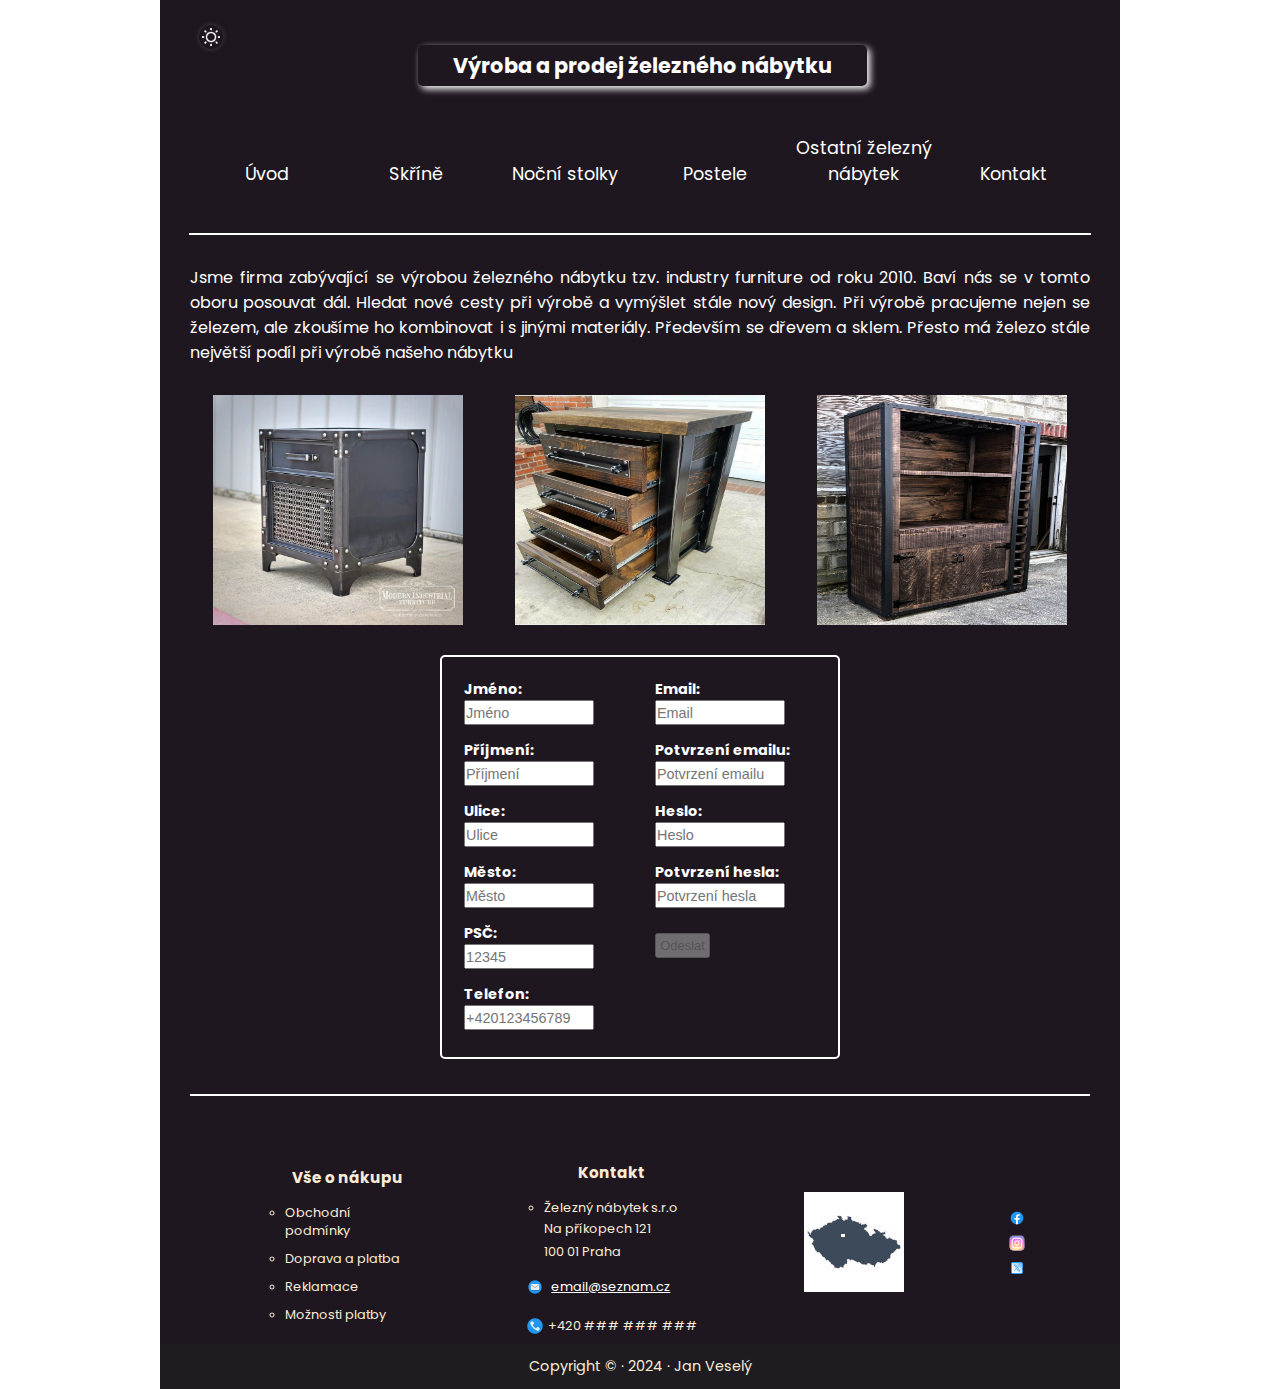
<file: Projekt 3-predelano/index.html>
<!DOCTYPE html>
<html lang="cs">

<head>
  <meta charset="UTF-8" />
  <meta name="viewport" content="width=device-width, initial-scale=1.0" />
  <link rel="stylesheet" href="style.css" />
  <link rel="stylesheet" href="media.query.css" />
  <title>Projekt 3</title>
</head>

<body class="dark-theme">

<!-- section main -->
  <div class="main">

<!-- section header -->
    <header class="header">
      <h1>Výroba a prodej železného nábytku</h1>
      <div class="modes">
        <div class="mode-light">
          <img src="img/icons8-sun-24.png" alt="" class="img-mode-light" />
        </div>
        <div class="mode-dark">
          <img src="img/icons8-dark-mode-24.png" alt="" class="img-mode-dark" />
        </div>
      </div>
      <div class="menu-icon">
        <div>
          <div class="imgHamburgerMenuDark"><img src="img/icons8-hamburger-menu-dark-24.png" alt="" class="hamburger-menu" /></div>
        </div>
        <div>
          <img src="img/icons8-hamburger-menu-light-24.png" alt="" class="hamburger-menu-light" />
        </div>
        <div class="imgCrossMenu">
          <img src="img/icons8-cross-24.png" alt="" class="cross-menu" />
        </div>
      </div>

      <nav class="menuNav menuNavLight" >
        <ul>
          <li class="menuli introduction">
            <a href="#">Úvod</a>
          </li>
          <li class="menuli">
            <a href="#">Skříně</a>
          </li>
          <li class="menuli nightTableLine">
            <a href="#">Noční stolky</a>
            
          </li>
          <li class="menuli">
            <a href="#">Postele</a>
          </li>
          <li class=" menuli ironFurnitureLine">
            <a href="#">Ostatní železný nábytek</a>
            <div class=""></div>
          </li>
          <li class="menuli">
            <a href="#">Kontakt</a>
            <div class="line"></div>
          </li>
        </ul>
      </nav>
    </header>
<!-- konec sekce header -->

    <p class="paragraph paragraph-light">
      Jsme firma zabývající se výrobou železného nábytku tzv. industry
      furniture od roku 2010. Baví nás se v tomto oboru posouvat dál. Hledat
      nové cesty při výrobě a vymýšlet stále nový design. Při výrobě pracujeme
      nejen se železem, ale zkoušíme ho kombinovat i s jinými materiály.
      Především se dřevem a sklem. Přesto má železo stále největší podíl při
      výrobě našeho nábytku
    </p>

<!-- section undermain -->
    <div class="undermain">
      <section class="pictures">
        <div class="picture pictureTransition"><img src="img/Nocni_stolek.jpeg" alt="" /></div>
        <div class="picture pictureTransition">
          <img src="img/Skrin_se_supliky.jpeg" alt="" />
        </div>
        <div class="picture pictureTransition"><img src="img/Vinoteka.jpeg" alt="" /></div>
      </section>

<!-- section form -->
      <form class="form">
        <div class="form1">
          <ul>
            <li class="form-item">
              <label for="name">Jméno:</label>
              <input type="text" id="name" name="name" placeholder="Jméno" class="input" />
            </li>
            <li class="form-item">
              <label for="surname">Příjmení:</label>
              <input type="text" id="surname" name="surname" placeholder="Příjmení" class="input" />
            </li>
            <li class="form-item">
              <label for="street">Ulice:</label>
              <input type="text" id="street" name="street" placeholder="Ulice" class="input" />
            </li>
            <li class="form-item">
              <label for="town">Město:</label>
              <input type="text" id="town" name="town" placeholder="Město" class="input" />
            </li>
            <li class="form-item">
              <label class="psc" for="postal">PSČ:</label>
              <input type="number" id="postal" name="postal" placeholder="12345" class="input pscInput" />
            </li>
            <div id="errorPostal" class="invalid"></div>
            <li class="form-item">
              <label for="phone">Telefon:</label>
              <input type="text" id="phone" name="phone" placeholder="+420123456789" class="input phoneInput" autocomplete="phone"/>
            </li>
            <div id="errorPhone" class="invalid"></div>
          </ul>
        </div>

        <div class="form2">
          <ul>
            <li class="form-item">
              <label for="email1">Email:</label>
              <input type="email" id="email1" name="email1" placeholder="Email" class="email1 input" autocomplete="email"/>
            </li>
            <div id="errorEmail" class="invalid"></div>

            <li class="form-item">
              <label for="emailConfirm">Potvrzení emailu:</label>
              <input type="email" id="emailConfirm" name="emailConfirm" placeholder="Potvrzení emailu" class="emailConfirm input" />
            </li>
            <div id="errorEmailConfirm"  class="invalid"></div> 

            <li class="form-item">
              <label for="password1">Heslo:</label>
              <input type="password" id="password1" name="password1" placeholder="Heslo" class="password1 input" autocomplete="new-password"/>
            </li>
            <li class="form-item">
              <label for="passwordConfirm">Potvrzení hesla:</label>
              <input type="password" id="passwordConfirm" name="passwordConfirm" placeholder="Potvrzení hesla" class="passwordConfirm input" autocomplete="new-password" />
            </li>
            <div id="errorPassword" class="invalid"></div>

            <li class="form-item">
              <input type="submit" value="Odeslat" class="button submitBtn" disabled />
            </li>
          </ul>
          <div id="messageAllPattern" class="invalid"></div> 
        </div>

      </form>
      <!-- konec section form -->
    </div>
    <!-- konec section undermain -->
  </div>
<!-- konec section main -->

<!-- section footer -->
  <footer class="footer">
    <div class="underfooter">
      <div class="allAboutBuy">
        <h3>Vše o nákupu</h3>
        <ul>
          <li>Obchodní podmínky</li>
          <li>Doprava a platba</li>
          <li>Reklamace</li>
          <li>Možnosti platby</li>
        </ul>
      </div>

      <div class="contact">
        <div>
          <h3>Kontakt</h3>
          <ul>
            <li>Železný nábytek s.r.o</li>
          </ul>
          <p>Na příkopech 121</p>
          <p>100 01 Praha</p>
        </div>

        <div>
          <p class="contactEmailPhone"><img src="img/icons8-envelope-16.png" alt="" class="footer-icon-email" />
            <a href="mailto:email@seznam.cz" class="linkEmail">email@seznam.cz</a>
          </p>
          <p class="contactEmailPhone"><img src="img/icons8-phone-16.png" alt="" class="footer-icon-phone" />+420 ### ### ###</p>
        </div>
      </div>

      <div class="map"><img src="img/map.jpg" alt=""></div>

      <div class="icons-facebook-twitter">
        <a href="http://www.facebook.com"><img src="img/icons8-facebook-16.png" class="footer-icon-facebook" title="Facebook" alt="Facebook"></a>
        <a href="http://www.instagram.com"><img src="img/icons8-instagram-16.png" alt="" class="footer-icon-twitter" title="Instagram" alt="Instagram"></a>
        <a href="http://www.x.com"><img src="img/icons8-twitterx-16.png" alt="" class="footer-icon-twitter" title="X" alt="X"></a>
      </div>
    </div>
  </footer>
<!-- konec section footer -->

  <p class="footer-copy">Copyright &copy &middot 2024 &middot Jan Veselý</p>

  <div class="arrow-up-big hidden">
    <img src="img/icons8-arrow-up-32.png" alt="" />
  </div>

  <script src="script.js"></script>

</body>
</html>
</file>
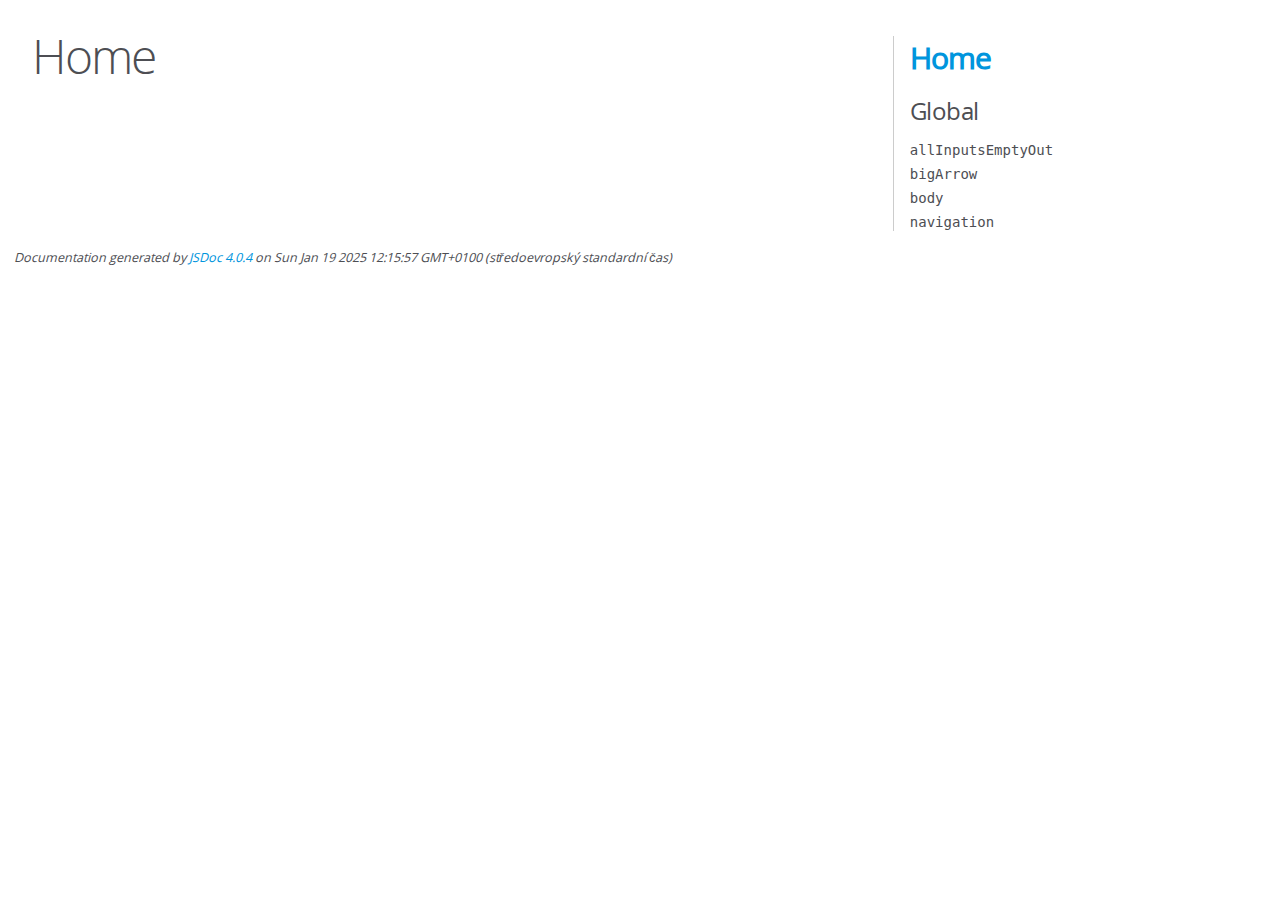
<file: Projekt 3-predelano/docs/index.html>
<!DOCTYPE html>
<html lang="en">
<head>
    <meta charset="utf-8">
    <title>JSDoc: Home</title>

    <script src="scripts/prettify/prettify.js"> </script>
    <script src="scripts/prettify/lang-css.js"> </script>
    <!--[if lt IE 9]>
      <script src="//html5shiv.googlecode.com/svn/trunk/html5.js"></script>
    <![endif]-->
    <link type="text/css" rel="stylesheet" href="styles/prettify-tomorrow.css">
    <link type="text/css" rel="stylesheet" href="styles/jsdoc-default.css">
</head>

<body>

<div id="main">

    <h1 class="page-title">Home</h1>

    



    


    <h3> </h3>










    









</div>

<nav>
    <h2><a href="index.html">Home</a></h2><h3>Global</h3><ul><li><a href="global.html#allInputsEmptyOut">allInputsEmptyOut</a></li><li><a href="global.html#bigArrow">bigArrow</a></li><li><a href="global.html#body">body</a></li><li><a href="global.html#navigation">navigation</a></li></ul>
</nav>

<br class="clear">

<footer>
    Documentation generated by <a href="https://github.com/jsdoc/jsdoc">JSDoc 4.0.4</a> on Sun Jan 19 2025 12:15:57 GMT+0100 (středoevropský standardní čas)
</footer>

<script> prettyPrint(); </script>
<script src="scripts/linenumber.js"> </script>
</body>
</html>
</file>
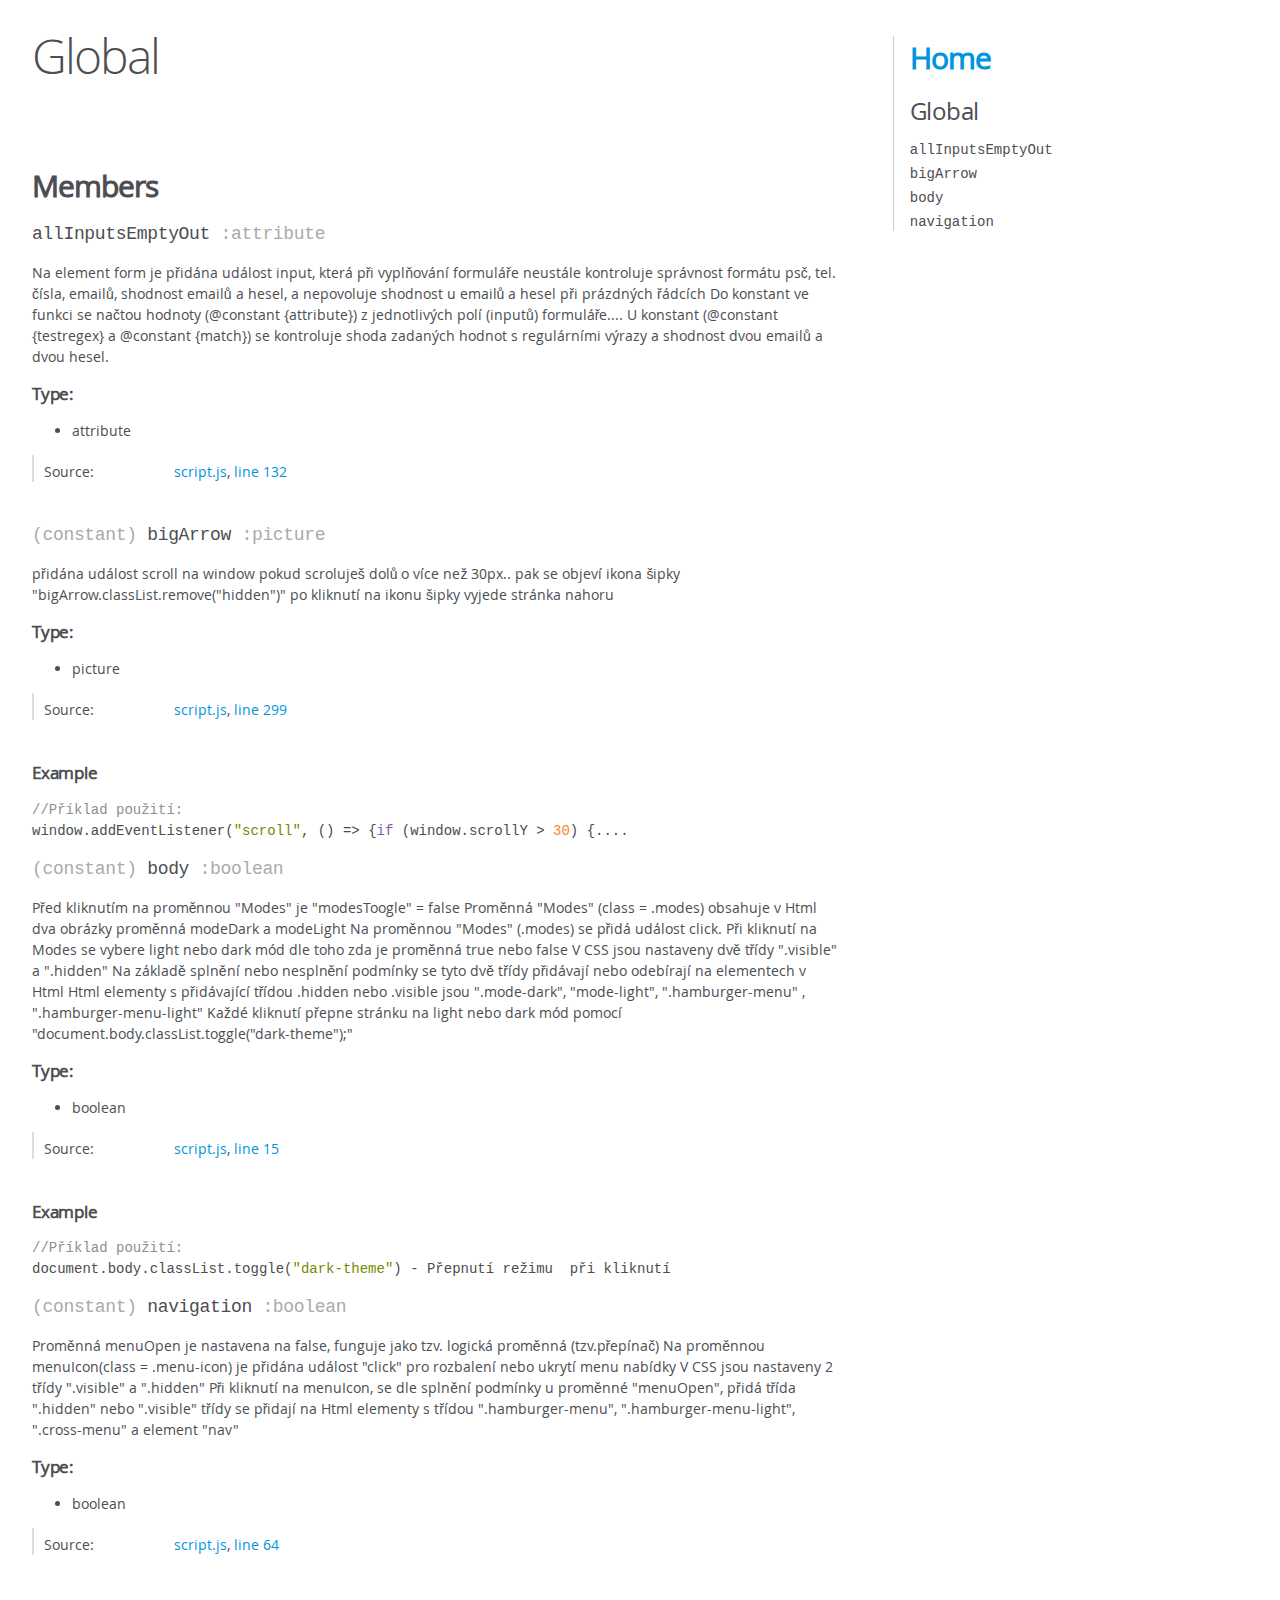
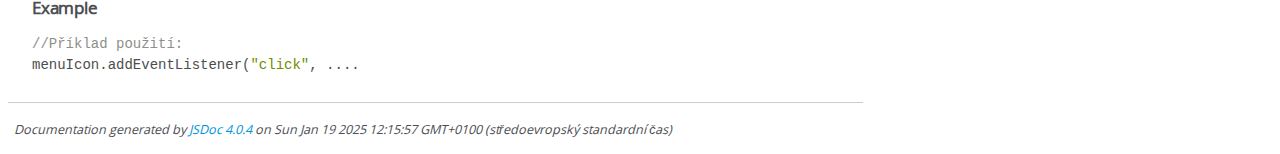
<file: Projekt 3-predelano/docs/global.html>
<!DOCTYPE html>
<html lang="en">
<head>
    <meta charset="utf-8">
    <title>JSDoc: Global</title>

    <script src="scripts/prettify/prettify.js"> </script>
    <script src="scripts/prettify/lang-css.js"> </script>
    <!--[if lt IE 9]>
      <script src="//html5shiv.googlecode.com/svn/trunk/html5.js"></script>
    <![endif]-->
    <link type="text/css" rel="stylesheet" href="styles/prettify-tomorrow.css">
    <link type="text/css" rel="stylesheet" href="styles/jsdoc-default.css">
</head>

<body>

<div id="main">

    <h1 class="page-title">Global</h1>

    




<section>

<header>
    
        <h2></h2>
        
    
</header>

<article>
    <div class="container-overview">
    
        

        


<dl class="details">

    

    

    

    

    

    

    

    

    

    

    

    

    

    

    

    
</dl>


        
    
    </div>

    

    

    

    

    

    

    
        <h3 class="subsection-title">Members</h3>

        
            
<h4 class="name" id="allInputsEmptyOut"><span class="type-signature"></span>allInputsEmptyOut<span class="type-signature"> :attribute</span></h4>




<div class="description">
    <p>Na element form je přidána událost input,
která při vyplňování formuláře neustále kontroluje správnost formátu psč, tel. čísla, emailů, shodnost emailů a hesel, a nepovoluje shodnost u emailů a hesel při prázdných řádcích
Do konstant ve funkci se načtou hodnoty (@constant {attribute}) z jednotlivých polí (inputů) formuláře....
U konstant (@constant {testregex} a @constant {match}) se kontroluje shoda zadaných hodnot s regulárními výrazy a shodnost dvou emailů a dvou hesel.</p>
</div>



    <h5>Type:</h5>
    <ul>
        <li>
            
<span class="param-type">attribute</span>


        </li>
    </ul>





<dl class="details">

    

    

    

    

    

    

    

    

    

    

    

    

    
    <dt class="tag-source">Source:</dt>
    <dd class="tag-source"><ul class="dummy"><li>
        <a href="script.js.html">script.js</a>, <a href="script.js.html#line132">line 132</a>
    </li></ul></dd>
    

    

    

    
</dl>






        
            
<h4 class="name" id="bigArrow"><span class="type-signature">(constant) </span>bigArrow<span class="type-signature"> :picture</span></h4>




<div class="description">
    <p>přidána událost scroll na  window
pokud scroluješ dolů o více než 30px..
pak se objeví ikona šipky &quot;bigArrow.classList.remove(&quot;hidden&quot;)&quot;
po kliknutí na ikonu šipky vyjede stránka nahoru</p>
</div>



    <h5>Type:</h5>
    <ul>
        <li>
            
<span class="param-type">picture</span>


        </li>
    </ul>





<dl class="details">

    

    

    

    

    

    

    

    

    

    

    

    

    
    <dt class="tag-source">Source:</dt>
    <dd class="tag-source"><ul class="dummy"><li>
        <a href="script.js.html">script.js</a>, <a href="script.js.html#line299">line 299</a>
    </li></ul></dd>
    

    

    

    
</dl>





    <h5>Example</h5>
    
    <pre class="prettyprint"><code>//Příklad použití:window.addEventListener("scroll", () => {if (window.scrollY > 30) {....</code></pre>



        
            
<h4 class="name" id="body"><span class="type-signature">(constant) </span>body<span class="type-signature"> :boolean</span></h4>




<div class="description">
    <p>Před kliknutím na proměnnou &quot;Modes&quot;  je &quot;modesToogle&quot; = false
Proměnná &quot;Modes&quot; (class = .modes) obsahuje v Html dva obrázky proměnná modeDark a modeLight
Na proměnnou &quot;Modes&quot; (.modes) se přidá událost click.
Při kliknutí na Modes se vybere light nebo dark mód dle toho zda je proměnná true nebo false
V CSS jsou nastaveny dvě třídy &quot;.visible&quot; a &quot;.hidden&quot;
Na základě splnění nebo nesplnění podmínky se tyto dvě třídy přidávají nebo odebírají na elementech v Html
Html elementy s přidávající třídou .hidden nebo .visible jsou &quot;.mode-dark&quot;, &quot;mode-light&quot;, &quot;.hamburger-menu&quot; , &quot;.hamburger-menu-light&quot;
Každé kliknutí přepne stránku na light nebo dark mód pomocí &quot;document.body.classList.toggle(&quot;dark-theme&quot;);&quot;</p>
</div>



    <h5>Type:</h5>
    <ul>
        <li>
            
<span class="param-type">boolean</span>


        </li>
    </ul>





<dl class="details">

    

    

    

    

    

    

    

    

    

    

    

    

    
    <dt class="tag-source">Source:</dt>
    <dd class="tag-source"><ul class="dummy"><li>
        <a href="script.js.html">script.js</a>, <a href="script.js.html#line15">line 15</a>
    </li></ul></dd>
    

    

    

    
</dl>





    <h5>Example</h5>
    
    <pre class="prettyprint"><code>//Příklad použití:document.body.classList.toggle("dark-theme") - Přepnutí režimu  při kliknutí</code></pre>



        
            
<h4 class="name" id="navigation"><span class="type-signature">(constant) </span>navigation<span class="type-signature"> :boolean</span></h4>




<div class="description">
    <p>Proměnná menuOpen je nastavena na false, funguje jako tzv. logická proměnná (tzv.přepínač)
Na proměnnou menuIcon(class = .menu-icon) je přidána událost &quot;click&quot; pro rozbalení nebo ukrytí menu nabídky
V CSS jsou nastaveny 2 třídy &quot;.visible&quot; a &quot;.hidden&quot;
Při kliknutí na menuIcon, se dle splnění podmínky u proměnné &quot;menuOpen&quot;, přidá třída &quot;.hidden&quot; nebo &quot;.visible&quot;
třídy se přidají na Html elementy  s třídou &quot;.hamburger-menu&quot;, &quot;.hamburger-menu-light&quot;, &quot;.cross-menu&quot; a element &quot;nav&quot;</p>
</div>



    <h5>Type:</h5>
    <ul>
        <li>
            
<span class="param-type">boolean</span>


        </li>
    </ul>





<dl class="details">

    

    

    

    

    

    

    

    

    

    

    

    

    
    <dt class="tag-source">Source:</dt>
    <dd class="tag-source"><ul class="dummy"><li>
        <a href="script.js.html">script.js</a>, <a href="script.js.html#line64">line 64</a>
    </li></ul></dd>
    

    

    

    
</dl>





    <h5>Example</h5>
    
    <pre class="prettyprint"><code>//Příklad použití:menuIcon.addEventListener("click", ....</code></pre>



        
    

    

    

    
</article>

</section>




</div>

<nav>
    <h2><a href="index.html">Home</a></h2><h3>Global</h3><ul><li><a href="global.html#allInputsEmptyOut">allInputsEmptyOut</a></li><li><a href="global.html#bigArrow">bigArrow</a></li><li><a href="global.html#body">body</a></li><li><a href="global.html#navigation">navigation</a></li></ul>
</nav>

<br class="clear">

<footer>
    Documentation generated by <a href="https://github.com/jsdoc/jsdoc">JSDoc 4.0.4</a> on Sun Jan 19 2025 12:15:57 GMT+0100 (středoevropský standardní čas)
</footer>

<script> prettyPrint(); </script>
<script src="scripts/linenumber.js"> </script>
</body>
</html>
</file>
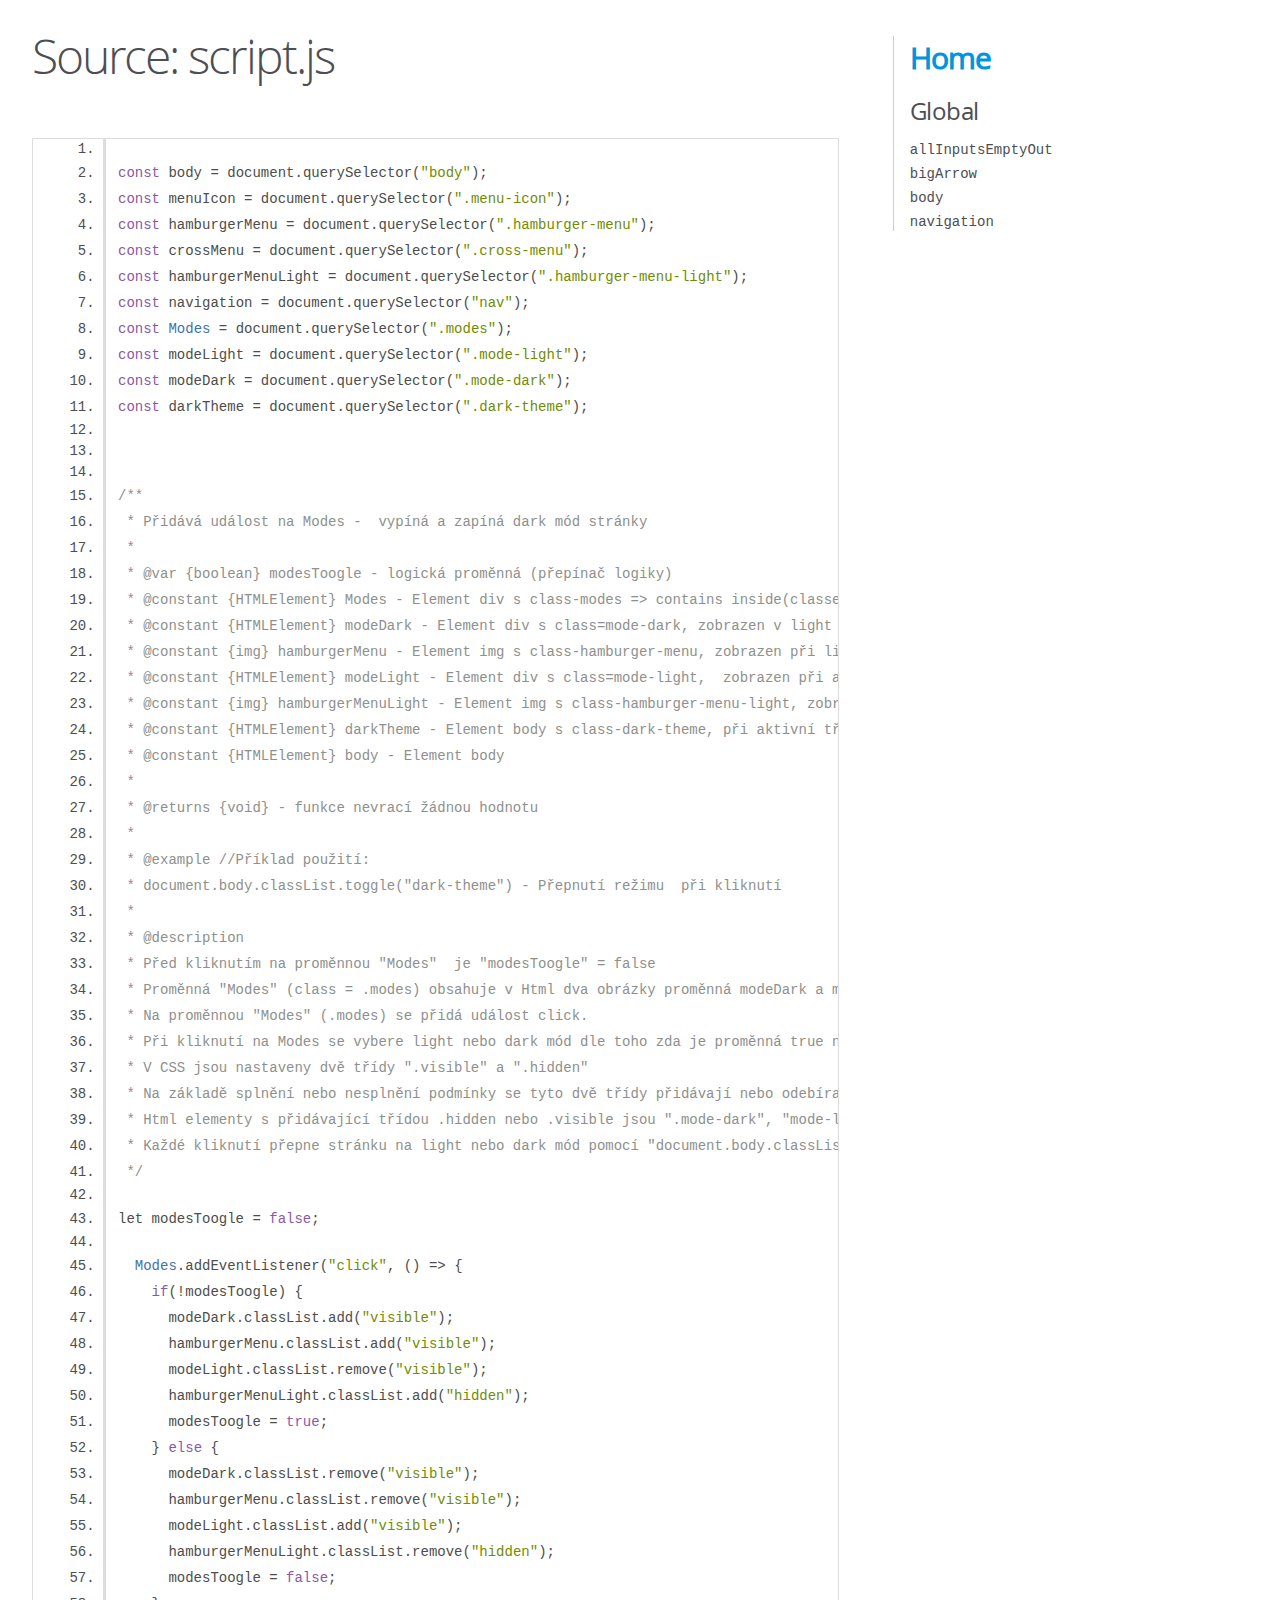
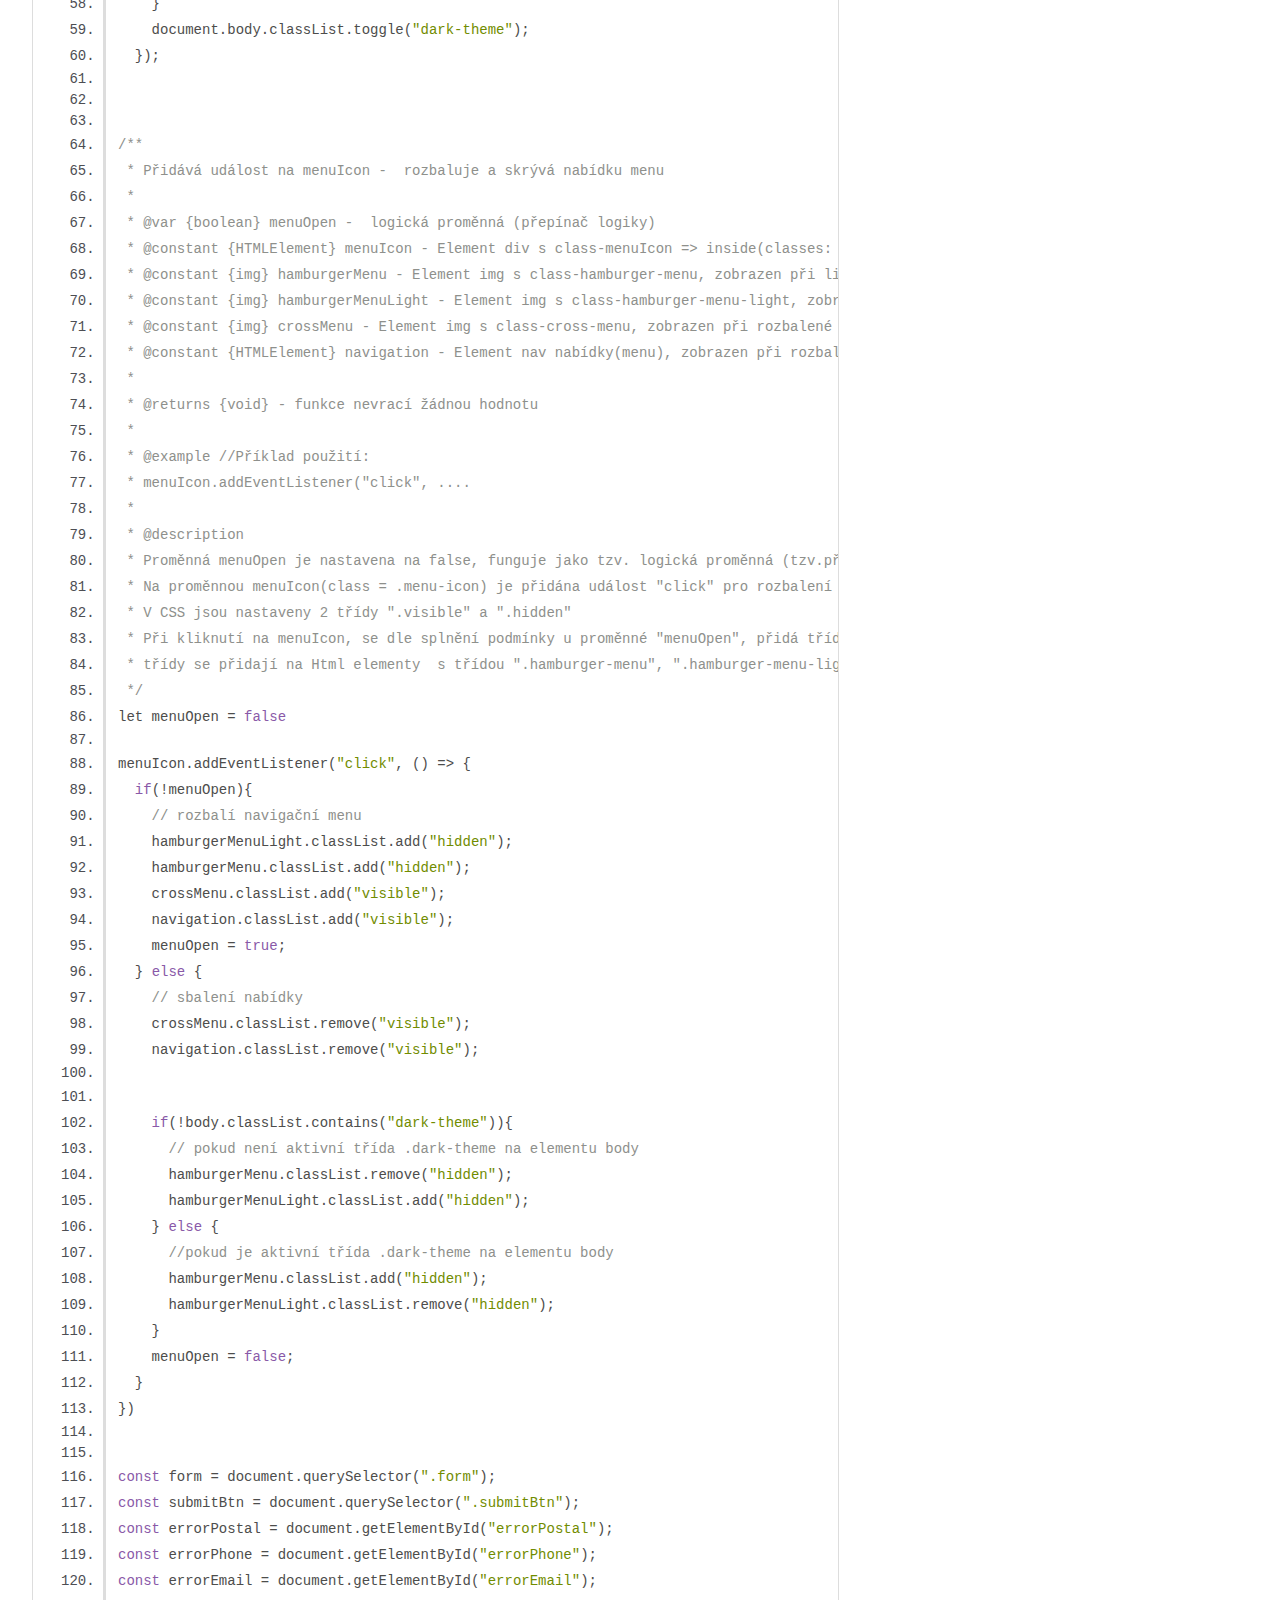
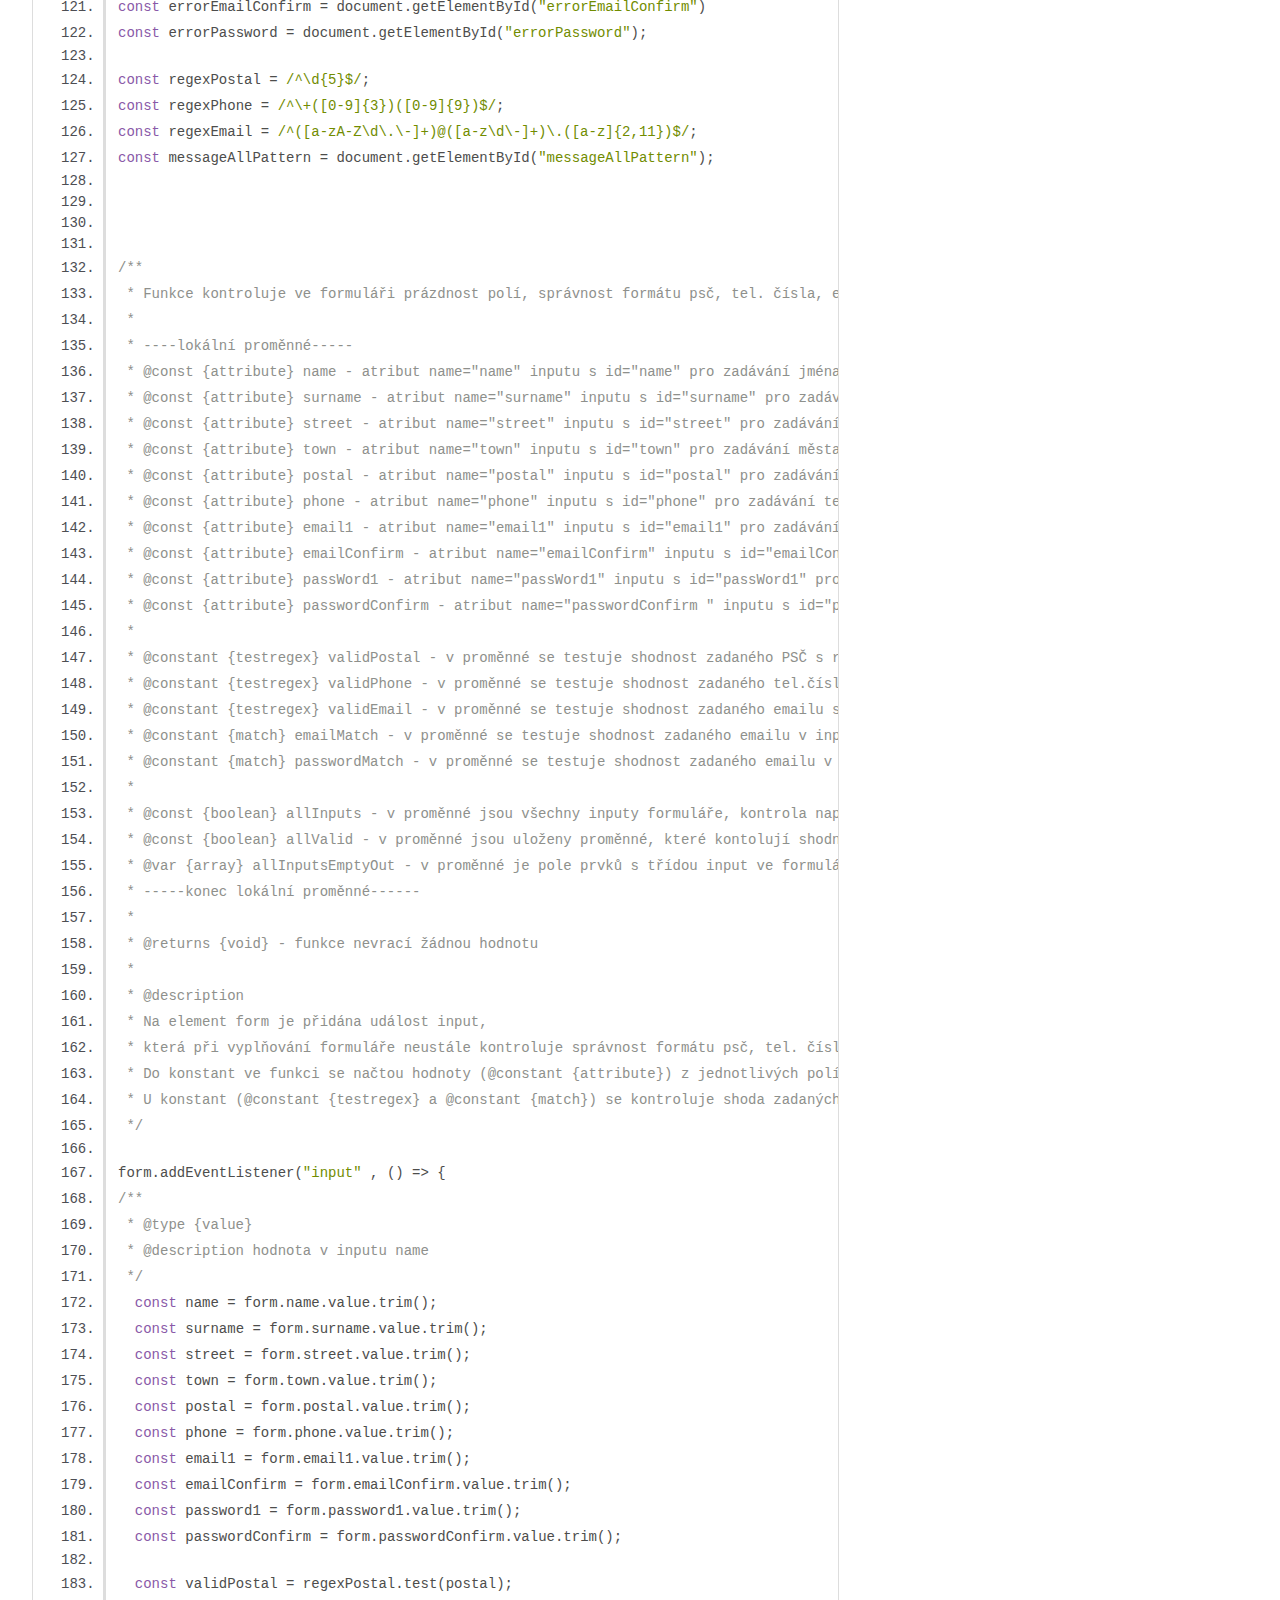
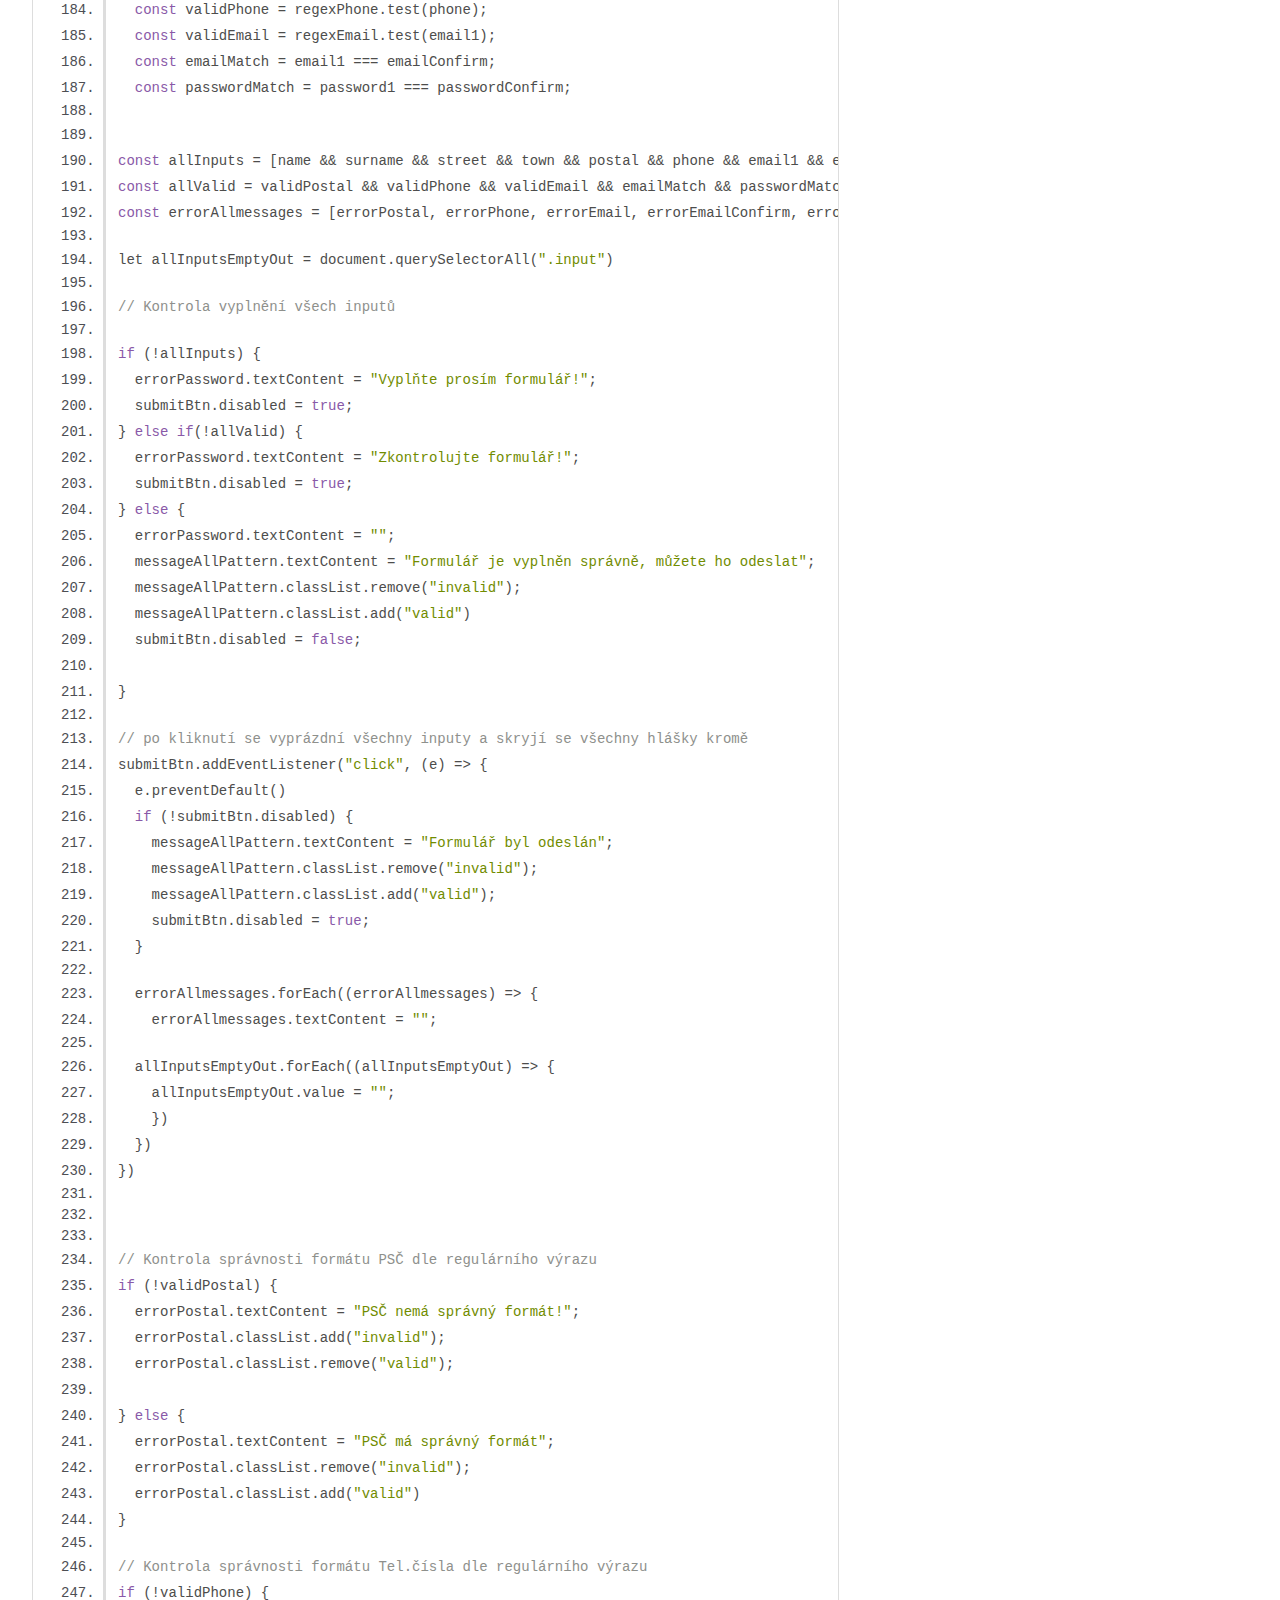
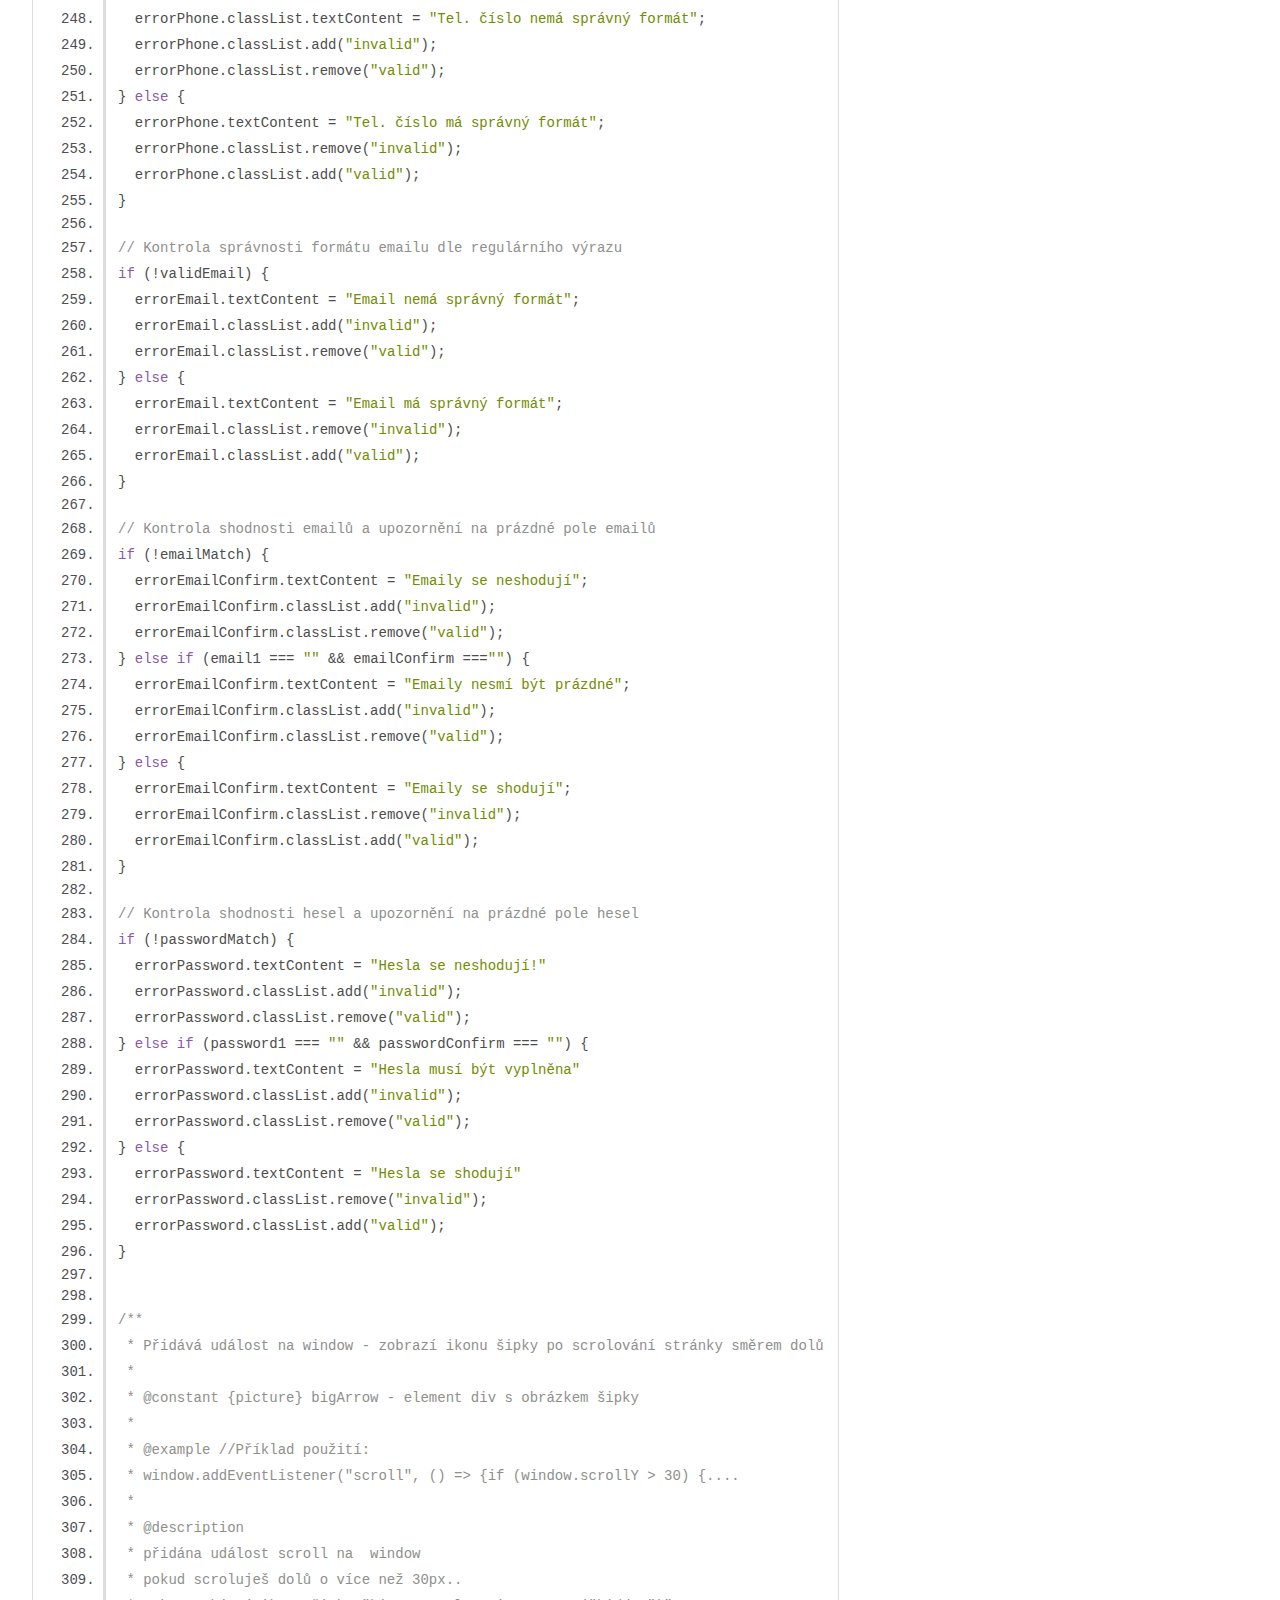
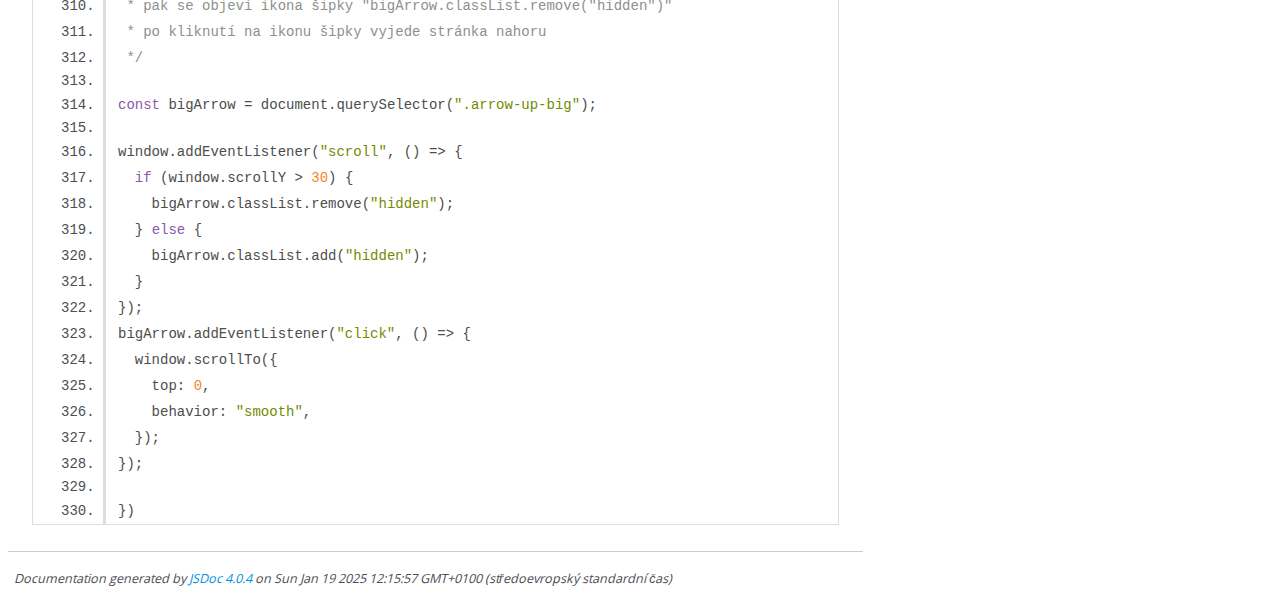
<file: Projekt 3-predelano/docs/script.js.html>
<!DOCTYPE html>
<html lang="en">
<head>
    <meta charset="utf-8">
    <title>JSDoc: Source: script.js</title>

    <script src="scripts/prettify/prettify.js"> </script>
    <script src="scripts/prettify/lang-css.js"> </script>
    <!--[if lt IE 9]>
      <script src="//html5shiv.googlecode.com/svn/trunk/html5.js"></script>
    <![endif]-->
    <link type="text/css" rel="stylesheet" href="styles/prettify-tomorrow.css">
    <link type="text/css" rel="stylesheet" href="styles/jsdoc-default.css">
</head>

<body>

<div id="main">

    <h1 class="page-title">Source: script.js</h1>

    



    
    <section>
        <article>
            <pre class="prettyprint source linenums"><code>
const body = document.querySelector("body");
const menuIcon = document.querySelector(".menu-icon");
const hamburgerMenu = document.querySelector(".hamburger-menu");
const crossMenu = document.querySelector(".cross-menu");
const hamburgerMenuLight = document.querySelector(".hamburger-menu-light");
const navigation = document.querySelector("nav");
const Modes = document.querySelector(".modes");
const modeLight = document.querySelector(".mode-light");
const modeDark = document.querySelector(".mode-dark");
const darkTheme = document.querySelector(".dark-theme");



/**
 * Přidává událost na Modes -  vypíná a zapíná dark mód stránky
 *
 * @var {boolean} modesToogle - logická proměnná (přepínač logiky) 
 * @constant {HTMLElement} Modes - Element div s class-modes => contains inside(classes: mode-dark, mode-light)
 * @constant {HTMLElement} modeDark - Element div s class=mode-dark, zobrazen v light módu
 * @constant {img} hamburgerMenu - Element img s class-hamburger-menu, zobrazen při light módu
 * @constant {HTMLElement} modeLight - Element div s class=mode-light,  zobrazen při aktivní třídě dark-theme na elementu body
 * @constant {img} hamburgerMenuLight - Element img s class-hamburger-menu-light, zobrazen při aktivní třídě dark-theme na elementu body
 * @constant {HTMLElement} darkTheme - Element body s class-dark-theme, při aktivní třídě je stránka zobrazena v tmavém módu
 * @constant {HTMLElement} body - Element body
 * 
 * @returns {void} - funkce nevrací žádnou hodnotu
 *
 * @example //Příklad použití:
 * document.body.classList.toggle("dark-theme") - Přepnutí režimu  při kliknutí
 *
 * @description
 * Před kliknutím na proměnnou "Modes"  je "modesToogle" = false
 * Proměnná "Modes" (class = .modes) obsahuje v Html dva obrázky proměnná modeDark a modeLight
 * Na proměnnou "Modes" (.modes) se přidá událost click.
 * Při kliknutí na Modes se vybere light nebo dark mód dle toho zda je proměnná true nebo false
 * V CSS jsou nastaveny dvě třídy ".visible" a ".hidden"
 * Na základě splnění nebo nesplnění podmínky se tyto dvě třídy přidávají nebo odebírají na elementech v Html
 * Html elementy s přidávající třídou .hidden nebo .visible jsou ".mode-dark", "mode-light", ".hamburger-menu" , ".hamburger-menu-light"
 * Každé kliknutí přepne stránku na light nebo dark mód pomocí "document.body.classList.toggle("dark-theme");"
 */

let modesToogle = false;

  Modes.addEventListener("click", () => {
    if(!modesToogle) {
      modeDark.classList.add("visible");
      hamburgerMenu.classList.add("visible");
      modeLight.classList.remove("visible");
      hamburgerMenuLight.classList.add("hidden");
      modesToogle = true;
    } else {
      modeDark.classList.remove("visible");
      hamburgerMenu.classList.remove("visible");
      modeLight.classList.add("visible");
      hamburgerMenuLight.classList.remove("hidden");
      modesToogle = false;
    }
    document.body.classList.toggle("dark-theme"); 
  });



/**
 * Přidává událost na menuIcon -  rozbaluje a skrývá nabídku menu
 * 
 * @var {boolean} menuOpen -  logická proměnná (přepínač logiky)
 * @constant {HTMLElement} menuIcon - Element div s class-menuIcon => inside(classes: hamburger-menu, hamburger-menu-light, cross-menu)
 * @constant {img} hamburgerMenu - Element img s class-hamburger-menu, zobrazen při light módu
 * @constant {img} hamburgerMenuLight - Element img s class-hamburger-menu-light, zobrazen při aktivní třídě dark-theme, na elementu body
 * @constant {img} crossMenu - Element img s class-cross-menu, zobrazen při rozbalené navigaci
 * @constant {HTMLElement} navigation - Element nav nabídky(menu), zobrazen při rozbalené navigaci
 * 
 * @returns {void} - funkce nevrací žádnou hodnotu
 *
 * @example //Příklad použití:
 * menuIcon.addEventListener("click", ....
 *
 * @description
 * Proměnná menuOpen je nastavena na false, funguje jako tzv. logická proměnná (tzv.přepínač)
 * Na proměnnou menuIcon(class = .menu-icon) je přidána událost "click" pro rozbalení nebo ukrytí menu nabídky
 * V CSS jsou nastaveny 2 třídy ".visible" a ".hidden"
 * Při kliknutí na menuIcon, se dle splnění podmínky u proměnné "menuOpen", přidá třída ".hidden" nebo ".visible"
 * třídy se přidají na Html elementy  s třídou ".hamburger-menu", ".hamburger-menu-light", ".cross-menu" a element "nav"
 */
let menuOpen = false

menuIcon.addEventListener("click", () => {
  if(!menuOpen){
    // rozbalí navigační menu
    hamburgerMenuLight.classList.add("hidden");
    hamburgerMenu.classList.add("hidden");
    crossMenu.classList.add("visible");
    navigation.classList.add("visible");
    menuOpen = true;
  } else {
    // sbalení nabídky
    crossMenu.classList.remove("visible");
    navigation.classList.remove("visible");

     
    if(!body.classList.contains("dark-theme")){
      // pokud není aktivní třída .dark-theme na elementu body 
      hamburgerMenu.classList.remove("hidden");
      hamburgerMenuLight.classList.add("hidden");
    } else {
      //pokud je aktivní třída .dark-theme na elementu body 
      hamburgerMenu.classList.add("hidden");
      hamburgerMenuLight.classList.remove("hidden");
    }
    menuOpen = false;
  }  
})


const form = document.querySelector(".form");
const submitBtn = document.querySelector(".submitBtn");
const errorPostal = document.getElementById("errorPostal");
const errorPhone = document.getElementById("errorPhone");
const errorEmail = document.getElementById("errorEmail");
const errorEmailConfirm = document.getElementById("errorEmailConfirm")
const errorPassword = document.getElementById("errorPassword");

const regexPostal = /^\d{5}$/;
const regexPhone = /^\+([0-9]{3})([0-9]{9})$/;
const regexEmail = /^([a-zA-Z\d\.\-]+)@([a-z\d\-]+)\.([a-z]{2,11})$/;
const messageAllPattern = document.getElementById("messageAllPattern");




/**
 * Funkce kontroluje ve formuláři prázdnost polí, správnost formátu psč, tel. čísla, emailů a shodnost emailů a hesel)
 *
 * ----lokální proměnné-----
 * @const {attribute} name - atribut name="name" inputu s id="name" pro zadávání jména
 * @const {attribute} surname - atribut name="surname" inputu s id="surname" pro zadávání příjméní
 * @const {attribute} street - atribut name="street" inputu s id="street" pro zadávání ulice
 * @const {attribute} town - atribut name="town" inputu s id="town" pro zadávání města
 * @const {attribute} postal - atribut name="postal" inputu s id="postal" pro zadávání PSČ
 * @const {attribute} phone - atribut name="phone" inputu s id="phone" pro zadávání telefonu
 * @const {attribute} email1 - atribut name="email1" inputu s id="email1" pro zadávání emailu
 * @const {attribute} emailConfirm - atribut name="emailConfirm" inputu s id="emailConfirm" pro zadávání potvrzení emailu
 * @const {attribute} passWord1 - atribut name="passWord1" inputu s id="passWord1" pro zadávání hesla
 * @const {attribute} passwordConfirm - atribut name="passwordConfirm " inputu s id="passwordConfirm " pro zadávání potvrzení hesla
 * 
 * @constant {testregex} validPostal - v proměnné se testuje shodnost zadaného PSČ s regulárním výrazem v proměnné regexPostal
 * @constant {testregex} validPhone - v proměnné se testuje shodnost zadaného tel.čísla s regulárním výrazem v proměnné regexPhone 
 * @constant {testregex} validEmail - v proměnné se testuje shodnost zadaného emailu s regulárním výrazem v proměnné regexEmail
 * @constant {match} emailMatch - v proměnné se testuje shodnost zadaného emailu v inputu s id ="email1"(const email1) s inputem  s id="emailConfirm"(const emailConfirm)
 * @constant {match} passwordMatch - v proměnné se testuje shodnost zadaného emailu v inputu s id ="password1"(const password11) s inputem s id="passwordConfirm"(const passwordConfirm)
 * 
 * @const {boolean} allInputs - v proměnné jsou všechny inputy formuláře, kontrola naplnění inputů
 * @const {boolean} allValid - v proměnné jsou uloženy proměnné, které kontolují shodnost a správný formát emailů, hesel, psč, tel. čísla
 * @var {array} allInputsEmptyOut - v proměnné je pole prvků s třídou input ve formuláři
 * -----konec lokální proměnné------
 * 
 * @returns {void} - funkce nevrací žádnou hodnotu
 *
 * @description
 * Na element form je přidána událost input,
 * která při vyplňování formuláře neustále kontroluje správnost formátu psč, tel. čísla, emailů, shodnost emailů a hesel, a nepovoluje shodnost u emailů a hesel při prázdných řádcích
 * Do konstant ve funkci se načtou hodnoty (@constant {attribute}) z jednotlivých polí (inputů) formuláře....
 * U konstant (@constant {testregex} a @constant {match}) se kontroluje shoda zadaných hodnot s regulárními výrazy a shodnost dvou emailů a dvou hesel.
 */

form.addEventListener("input" , () => {
/**
 * @type {value}
 * @description hodnota v inputu name
 */
  const name = form.name.value.trim();
  const surname = form.surname.value.trim();
  const street = form.street.value.trim();
  const town = form.town.value.trim();
  const postal = form.postal.value.trim();
  const phone = form.phone.value.trim();
  const email1 = form.email1.value.trim();
  const emailConfirm = form.emailConfirm.value.trim();
  const password1 = form.password1.value.trim();
  const passwordConfirm = form.passwordConfirm.value.trim();

  const validPostal = regexPostal.test(postal);
  const validPhone = regexPhone.test(phone);
  const validEmail = regexEmail.test(email1);
  const emailMatch = email1 === emailConfirm;
  const passwordMatch = password1 === passwordConfirm;

  
const allInputs = [name &amp;&amp; surname &amp;&amp; street &amp;&amp; town &amp;&amp; postal &amp;&amp; phone &amp;&amp; email1 &amp;&amp; emailConfirm &amp;&amp; password1 &amp;&amp; passwordConfirm].every(Boolean);
const allValid = validPostal &amp;&amp; validPhone &amp;&amp; validEmail &amp;&amp; emailMatch &amp;&amp; passwordMatch;
const errorAllmessages = [errorPostal, errorPhone, errorEmail, errorEmailConfirm, errorPassword]

let allInputsEmptyOut = document.querySelectorAll(".input")

// Kontrola vyplnění všech inputů

if (!allInputs) {
  errorPassword.textContent = "Vyplňte prosím formulář!";
  submitBtn.disabled = true;
} else if(!allValid) {
  errorPassword.textContent = "Zkontrolujte formulář!";
  submitBtn.disabled = true;
} else {
  errorPassword.textContent = "";
  messageAllPattern.textContent = "Formulář je vyplněn správně, můžete ho odeslat";
  messageAllPattern.classList.remove("invalid");
  messageAllPattern.classList.add("valid")
  submitBtn.disabled = false;
  
}

// po kliknutí se vyprázdní všechny inputy a skryjí se všechny hlášky kromě
submitBtn.addEventListener("click", (e) => {
  e.preventDefault()
  if (!submitBtn.disabled) {
    messageAllPattern.textContent = "Formulář byl odeslán";
    messageAllPattern.classList.remove("invalid");
    messageAllPattern.classList.add("valid");
    submitBtn.disabled = true;
  }

  errorAllmessages.forEach((errorAllmessages) => {
    errorAllmessages.textContent = "";

  allInputsEmptyOut.forEach((allInputsEmptyOut) => {
    allInputsEmptyOut.value = "";   
    })    
  })
})



// Kontrola správnosti formátu PSČ dle regulárního výrazu
if (!validPostal) {
  errorPostal.textContent = "PSČ nemá správný formát!";
  errorPostal.classList.add("invalid");
  errorPostal.classList.remove("valid");
  
} else {
  errorPostal.textContent = "PSČ má správný formát";
  errorPostal.classList.remove("invalid");
  errorPostal.classList.add("valid")
}

// Kontrola správnosti formátu Tel.čísla dle regulárního výrazu
if (!validPhone) {
  errorPhone.classList.textContent = "Tel. číslo nemá správný formát";
  errorPhone.classList.add("invalid");
  errorPhone.classList.remove("valid");
} else {
  errorPhone.textContent = "Tel. číslo má správný formát";
  errorPhone.classList.remove("invalid");
  errorPhone.classList.add("valid");
}

// Kontrola správnosti formátu emailu dle regulárního výrazu
if (!validEmail) {
  errorEmail.textContent = "Email nemá správný formát";
  errorEmail.classList.add("invalid");
  errorEmail.classList.remove("valid");
} else {
  errorEmail.textContent = "Email má správný formát";
  errorEmail.classList.remove("invalid");
  errorEmail.classList.add("valid");
}

// Kontrola shodnosti emailů a upozornění na prázdné pole emailů
if (!emailMatch) {
  errorEmailConfirm.textContent = "Emaily se neshodují";
  errorEmailConfirm.classList.add("invalid");
  errorEmailConfirm.classList.remove("valid");
} else if (email1 === "" &amp;&amp; emailConfirm ==="") {
  errorEmailConfirm.textContent = "Emaily nesmí být prázdné";
  errorEmailConfirm.classList.add("invalid");
  errorEmailConfirm.classList.remove("valid");
} else {
  errorEmailConfirm.textContent = "Emaily se shodují";
  errorEmailConfirm.classList.remove("invalid");
  errorEmailConfirm.classList.add("valid");
}

// Kontrola shodnosti hesel a upozornění na prázdné pole hesel
if (!passwordMatch) {
  errorPassword.textContent = "Hesla se neshodují!"
  errorPassword.classList.add("invalid");
  errorPassword.classList.remove("valid");
} else if (password1 === "" &amp;&amp; passwordConfirm === "") {
  errorPassword.textContent = "Hesla musí být vyplněna"
  errorPassword.classList.add("invalid");
  errorPassword.classList.remove("valid");
} else {
  errorPassword.textContent = "Hesla se shodují"
  errorPassword.classList.remove("invalid");
  errorPassword.classList.add("valid");
} 


/**
 * Přidává událost na window - zobrazí ikonu šipky po scrolování stránky směrem dolů
 *
 * @constant {picture} bigArrow - element div s obrázkem šipky
 *
 * @example //Příklad použití:
 * window.addEventListener("scroll", () => {if (window.scrollY > 30) {....
 *
 * @description
 * přidána událost scroll na  window
 * pokud scroluješ dolů o více než 30px..
 * pak se objeví ikona šipky "bigArrow.classList.remove("hidden")"
 * po kliknutí na ikonu šipky vyjede stránka nahoru
 */

const bigArrow = document.querySelector(".arrow-up-big");

window.addEventListener("scroll", () => {
  if (window.scrollY > 30) {
    bigArrow.classList.remove("hidden");
  } else {
    bigArrow.classList.add("hidden");
  }
});
bigArrow.addEventListener("click", () => {
  window.scrollTo({
    top: 0,
    behavior: "smooth",
  });
});

})
</code></pre>
        </article>
    </section>




</div>

<nav>
    <h2><a href="index.html">Home</a></h2><h3>Global</h3><ul><li><a href="global.html#allInputsEmptyOut">allInputsEmptyOut</a></li><li><a href="global.html#bigArrow">bigArrow</a></li><li><a href="global.html#body">body</a></li><li><a href="global.html#navigation">navigation</a></li></ul>
</nav>

<br class="clear">

<footer>
    Documentation generated by <a href="https://github.com/jsdoc/jsdoc">JSDoc 4.0.4</a> on Sun Jan 19 2025 12:15:57 GMT+0100 (středoevropský standardní čas)
</footer>

<script> prettyPrint(); </script>
<script src="scripts/linenumber.js"> </script>
</body>
</html>
</file>
<file: Projekt 3-predelano/style.css>
@import url("https://fonts.googleapis.com/css2?family=Poppins:ital,wght@0,100;0,200;0,300;0,400;0,500;0,600;0,700;0,800;0,900;1,100;1,200;1,300;1,400;1,500;1,600;1,700;1,800;1,900&display=swap");

:root {
  --dark-color: #1f1720;
  --bkg-body: #ffffff;
  --bkg-dark-mode: #1f1720; /*ikona light mod*/
  --bkg-undermain: #ffffff; /*pozadí form+pictures*/
  --form: #1f1720; /*formulář rámeček*/
  --dark-footer: #1f1720;
  --fonts-footer: #faebd7;
  --nav-from-dark: #1f1720;
}

.dark-theme {
  --dark-color: #ffffff;
  --bkg-dark-mode: #1f1720; /*ikona light mod*/
  --bkg-undermain: #1f1720; /*pozadí form+pictures*/
  --form: #ffffff; /*formulář rámeček*/
  --form-fonts: #ffffff;
  --bkg-body: #1f1720;
  --nav-from-dark: #1f1720;
  --menu-nav: #ffffff;
}

* {
  margin: 0;
  padding: 0;
  box-sizing: border-box;
}

html,
body {
  font-family: Poppins, Arial, sans-serif;
  position: relative;
  background-color: var(--bkg-body);
}

body {
  max-width: 960px;
  margin: auto;
}

.main {
  padding: 15px 0 0 0;
  position: relative;
}

.header {
  position: relative;
  margin: 0px 29px 15px 29px;
  padding: 5px 0px 20px 5px;
  border-bottom: 2px solid var(--dark-color);
  height: 130px;
}

h1 {
  text-align: center;
  width: 50%;
  margin: 25px auto;
  padding: 5px;
  border-radius: 5px;
  font-size: 100%;
  color: var(--dark-color);
  box-shadow: 3px 3px 7px 0px var(--dark-color);
}


/* ---navigace--- */

.hamburger-menu {
  display: none;
  width: 20px;
  position: absolute;
  top: 10px;
  right: 10px;
  cursor: pointer;
}

.hamburger-menu-light {

  width: 20px;
  position: absolute;
  top: 10px;
  right: 10px;
  cursor: pointer;
}

.cross-menu {
  display: none;
  position: absolute;
  top: 9px;
  right: 8px;
  cursor: pointer;
  z-index: 2;

}

 nav {
  display: none;
  padding-top: 50px;
  position: absolute;
  top: 0;
  left: 0;
  width: 100%;
  height: 810px;
  text-align: center;
  background-color: #1f1720;
  color: #ffffff;
  z-index: 1;
} 

li {
  list-style-type: none;
  margin: auto;
  margin-top: 30px;
  padding-bottom: 5px;
  width: 80%;
}

.menuli {
  list-style-type: none;
  margin: auto;
  margin-top: 30px;
  padding-bottom: 5px;
  width: 126px;
}

li a {
  color: var(--h1a);
  text-decoration: none;
}


/* ---efekt po najetí kurzorem na jednotlivé items v navigačním menu--- */

 .menuNav .introduction::after,
 .menuNav .menuli::after {
  content: "";
  display: block;
  border-bottom: 1px solid rgb(148, 146, 146);
  margin: auto;
  width: 0px;
  margin-top: 3px;
  transition: all 1s ;
}
 .introduction:hover::after,
 .menuli:hover::after {
  width: 60px;
}

.nightTableLine:hover::after,
.ironFurnitureLine:hover::after {
  width: 100px;
}

/* ---konec kódu pro efekt po najetí kurzorem na menu navigaci----- */


/* ---light,dark modes--- */

.mode-light,
.mode-dark {
  position: absolute;
  top: 10px;
  left: 10px;
  height: 24px;
  box-shadow: 0px 0px 5px 0px rgba(94, 94, 94, 0.596);
  cursor: pointer;
}

.img-mode-light,
.img-mode-dark {
  width: 100%;
  height: 100%;
}

.mode-light {
  display: block;
  padding: 3px;
  border-radius: 50%;
}

.mode-dark {
  display: none;
  border-radius: 50%;
  padding: 3px;
}

.undermain {
  border-bottom: 2px solid #ffffff;
  margin: 3px 30px 20px 30px;
  padding-bottom: 35px;
  background-color: var(--bkg-undermain);
}


/* ---třídy pro ovládání stylů elementů v html přes Javascript */

.hidden {
  display: none;
}

.visible {
  display: block;
}


/* ---paragraph--- */

.paragraph {
  margin: 30px;
  text-align: justify;
  color: var(--dark-color);
  margin: 30px;
  font-size: 80%;
}

.paragraph-light {
  color: var(--dark-color);
  text-align: justify;
  margin: 30px;
  font-size: 80%;
}


/* ---pictures--- */

.pictures {
  display: flex;
  justify-content: space-around;
  gap: 30px;
}

.picture {
  width: 115px;
  height: 120px;
  transition: all 2s;
}

.picture:hover {
transform: scale(1.35); /* po najetí kurzoru dojde k plynulému zvětšení obrázku*/
}

.picture img {
  width: 100%;
  height: 100%;
  object-fit: fill;
}


/* ---form--- */

.form {
  border: 2px solid var(--dark-color);
  margin-top: 15px;
  border-radius: 5px;
  padding: 7px;
  font-size: 90%;
}

.form1, .form2 {
  margin: 5px;
}

.psc {
  margin-right: 13px;
}

label {
  font-weight: bold;
}

input {
  font-size: 100%;
  width: 90%;
  height: 25px;
}

.form-item {
  margin: 10px;
  color: var(--form-fonts);
}

.button {
  margin-top: 10px;
  max-width: 55px;
  font-size: 90%;
  cursor: pointer;
}


/* ---třídy pro shodu emailu a hesla---- */
.valid {
  color: green;
  margin-top: 10px;
  font-weight: bold;
  }

.invalid { 
  color: red;
  margin-top: 10px;
  font-weight: bold;
}

.formValid {
  color: green;
  font-weight: bold;
}


/* ---footer--- */

.footer {
  padding-top: 20px;
  background-color: var(--dark-footer);
}

.underfooter {
  display: flex;
  flex-direction: column;
  align-items: center;
  justify-content: space-between;
  padding: 5px 10px 5px 10px;
}

h3 {
  margin: 20px 0 15px 20px;
  color: var(--fonts-footer);
  text-align: center;
  font-size: 95%;
}

.allAboutBuy ul li {
  list-style-type: circle;
  margin: 5px 0 5px 30px;
  font-size: 80%;
  color: var(--fonts-footer);
}

.contact ul li {
  list-style-type: circle;
  margin: 5px 0 0 40px;
  font-size: 80%;
  color: var(--fonts-footer);
  padding: 0;
}

.contact p {
  list-style-type: circle;
  margin: 3px 0 5px 40px;
  font-size: 80%;
  color: var(--fonts-footer);
  width: 100%;
}

.linkEmail {
  color: #ffffff;
}

.map {
  margin: 10px 0 0 20px;
}

.contact .contactEmailPhone {
  list-style-type: none;
  margin: 13px 0 0 18px;
  text-align: left;
}

.footer-li {
  margin: 0px;
}

h4 {
  margin: 5px 0px 5px 0px;
}

.footer-icon-phone,
.footer-icon-email {
  vertical-align: middle;
  margin: 5px;
}

.icons-facebook-twitter {
  margin: 10px 0px 0px 20px;
}


.footer-copy {
  text-align: center;
  color: var(--fonts-footer);
  padding: 12px 0 12px 0;
  background-color: #1e1c20;
}

/* ---ikona šipky pro vyjetí stránky nahoru */

.arrow-up-big {
  position: fixed;
  right: 10px;
  bottom: 5px;
  cursor: pointer;
}
</file>
<file: Projekt 3-predelano/media.query.css>
@media (max-width: 400px) {
  .pictures {
    display: flex;
    align-items: center;
    gap: 5px;
    margin-bottom: 30px;
  }

  .picture {
    width: 100px;
    height: 100px;
  }

  form {
    width: 65%;
    margin-top: 15px;
    font-size: 70%;
    margin: auto;
  }

  .form1,
  .form2 {
    width: 100%;
  }

  .valid, .invalid {
    font-size: 80%;
  }

  h1 {
    font-size: 80%;
  }

  .footer {
    font-size: 90%;
  }

  .footer-copy {
    font-size: 90%;
  }
}

@media (min-width: 400px) {
  .pictures {
    display: flex;
    align-items: flex-end;
    gap: 5px;
    margin-bottom: 30px;
  }

  .picture {
    width: 190px;
    height: 150px;
  }

  form {
    width: 70%;
    margin: auto;
    margin-top: 15px;
    font-size: 80%;
  }

  .valid, .invalid {
    font-size: 85%;
  }

  h1 {
    font-size: 90%;
  }

  .footer {
    font-size: 90%;
  }

  .footer-copy {
    font-size: 90%;
  }
}

@media (min-width: 576px) {
.header {
  height: 220px;
}

  .hamburger-menu {
    display: none !important; /*skrývá ikonu hamburger menu určenou pro rozbalování navigační nabídky*/
  }

  .hamburger-menu-light {
    display: none !important; /*skrývá ikonu hamburger menu určenou pro rozbalování navigační nabídky*/
  }

  .cross-menu {
    display: none !important; /*skrývá ikonu hamburger menu určenou pro rozbalování navigační nabídky*/
  }

  .menuNav {
    display: block;
    position: absolute;
    top: 80px;
    width: 100%;
    height: 30px;
    padding: 0px;
    font-size: 85%;
    background-color: rgba(0, 0, 0, 0); /*nastavuje průhlednost navigačního menu*/
    margin: 40px auto;
    color: var(--menu-nav);
  }

  .menuNavLight {
    display: block;
    position: absolute;
    top: 80px;
    width: 100%;
    height: 30px;
    padding: 0px;
    font-size: 85%;
    background-color: rgba(0, 0, 0, 0); /*nastavuje průhlednost navigačního menu*/
    margin: 40px auto;
    color: var(--menu-nav);
  }

  .menuli {
    display: inline-block;
    margin: 0px !important; /*nuluje margin*/
    width: 16%;
  }

  .paragraph {
    font-size: 80%;
  }

  .paragraph-light {
    font-size: 80%;
  }

  .picture {
    width: 200px;
    height: 180px;
  }

  form {
    width: 90%;
    margin: auto;
    margin-top: 15px;
    display: flex;
    font-size: 80%;
  }

  .form1,
  .form2 {
    width: 50%;
  }

  .valid, .invalid {
    font-size: 85%;
  }

  .underfooter {
    display: flex;
    flex-direction: row;
    justify-content: space-evenly;
  }

  .icons-facebook-twitter {
    display: flex;
    flex-direction: column;
  }
}

@media (min-width: 960px) {
  form {
    max-width: 400px;
  }

  .picture {
    width: 250px;
    height: 230px;
  }

  .footer {
    font-size: 100%;
  }

  .underfooter {
    display: flex;
    flex-direction: row;
    justify-content: space-evenly;
  }
}

@media (min-width: 768px) and (max-width: 992px) {
  .undermain {
    display: flex; 
    justify-content: space-around;
    align-items: center; 
    margin: 100px 20px 20px 20px;
  }

  .header {
    height: 210px;
  }

  h1 {
    font-size: 110%;
  }

  .menuNav {
    font-size: 95%;
  }

  .paragraph {
    font-size: 95%;
  }

  .paragraph-light {
    font-size: 95%;
  }

  form {
    max-width: 50%;
    height: 80%;
    margin: 15px 10px;
  }

  .form1,
  .form2 {
    width: 50%;
  }

  .valid, .invalid {
    font-size: 80%;
  }
  .pictures {
    display: flex;
    flex-direction: column;
    max-width: 65%;
  }

  .picture {
    width: 220px;
    height: 200px;
  }

  .footer {
    font-size: 100%;
  }

  .footer-copy {
    font-size: 100%;
  }

  .underfooter {
    display: flex;
    flex-direction: row;
    justify-content: space-evenly;
  }

  .icons-facebook-twitter {
    display: flex;
    flex-direction: column;
  }
}

@media (min-width: 992px) {
  h1 {
    font-size: 130%;
  }

  menuNav {
    font-size: 105%;
  }

  .paragraph {
    font-size: 100%;
  }

  .paragraph-light {
    font-size: 100%;
  }

  .menuNav {
    font-size: 110%;
  }
}
</file>
<file: Projekt 3-predelano/docs/styles/prettify-tomorrow.css>
/* Tomorrow Theme */
/* Original theme - https://github.com/chriskempson/tomorrow-theme */
/* Pretty printing styles. Used with prettify.js. */
/* SPAN elements with the classes below are added by prettyprint. */
/* plain text */
.pln {
  color: #4d4d4c; }

@media screen {
  /* string content */
  .str {
    color: #718c00; }

  /* a keyword */
  .kwd {
    color: #8959a8; }

  /* a comment */
  .com {
    color: #8e908c; }

  /* a type name */
  .typ {
    color: #4271ae; }

  /* a literal value */
  .lit {
    color: #f5871f; }

  /* punctuation */
  .pun {
    color: #4d4d4c; }

  /* lisp open bracket */
  .opn {
    color: #4d4d4c; }

  /* lisp close bracket */
  .clo {
    color: #4d4d4c; }

  /* a markup tag name */
  .tag {
    color: #c82829; }

  /* a markup attribute name */
  .atn {
    color: #f5871f; }

  /* a markup attribute value */
  .atv {
    color: #3e999f; }

  /* a declaration */
  .dec {
    color: #f5871f; }

  /* a variable name */
  .var {
    color: #c82829; }

  /* a function name */
  .fun {
    color: #4271ae; } }
/* Use higher contrast and text-weight for printable form. */
@media print, projection {
  .str {
    color: #060; }

  .kwd {
    color: #006;
    font-weight: bold; }

  .com {
    color: #600;
    font-style: italic; }

  .typ {
    color: #404;
    font-weight: bold; }

  .lit {
    color: #044; }

  .pun, .opn, .clo {
    color: #440; }

  .tag {
    color: #006;
    font-weight: bold; }

  .atn {
    color: #404; }

  .atv {
    color: #060; } }
/* Style */
/*
pre.prettyprint {
  background: white;
  font-family: Consolas, Monaco, 'Andale Mono', monospace;
  font-size: 12px;
  line-height: 1.5;
  border: 1px solid #ccc;
  padding: 10px; }
*/

/* Specify class=linenums on a pre to get line numbering */
ol.linenums {
  margin-top: 0;
  margin-bottom: 0; }

/* IE indents via margin-left */
li.L0,
li.L1,
li.L2,
li.L3,
li.L4,
li.L5,
li.L6,
li.L7,
li.L8,
li.L9 {
  /* */ }

/* Alternate shading for lines */
li.L1,
li.L3,
li.L5,
li.L7,
li.L9 {
  /* */ }
</file>
<file: Projekt 3-predelano/docs/styles/jsdoc-default.css>
@font-face {
    font-family: 'Open Sans';
    font-weight: normal;
    font-style: normal;
    src: url('../fonts/OpenSans-Regular-webfont.eot');
    src:
        local('Open Sans'),
        local('OpenSans'),
        url('../fonts/OpenSans-Regular-webfont.eot?#iefix') format('embedded-opentype'),
        url('../fonts/OpenSans-Regular-webfont.woff') format('woff'),
        url('../fonts/OpenSans-Regular-webfont.svg#open_sansregular') format('svg');
}

@font-face {
    font-family: 'Open Sans Light';
    font-weight: normal;
    font-style: normal;
    src: url('../fonts/OpenSans-Light-webfont.eot');
    src:
        local('Open Sans Light'),
        local('OpenSans Light'),
        url('../fonts/OpenSans-Light-webfont.eot?#iefix') format('embedded-opentype'),
        url('../fonts/OpenSans-Light-webfont.woff') format('woff'),
        url('../fonts/OpenSans-Light-webfont.svg#open_sanslight') format('svg');
}

html
{
    overflow: auto;
    background-color: #fff;
    font-size: 14px;
}

body
{
    font-family: 'Open Sans', sans-serif;
    line-height: 1.5;
    color: #4d4e53;
    background-color: white;
}

a, a:visited, a:active {
    color: #0095dd;
    text-decoration: none;
}

a:hover {
    text-decoration: underline;
}

header
{
    display: block;
    padding: 0px 4px;
}

tt, code, kbd, samp {
    font-family: Consolas, Monaco, 'Andale Mono', monospace;
}

.class-description {
    font-size: 130%;
    line-height: 140%;
    margin-bottom: 1em;
    margin-top: 1em;
}

.class-description:empty {
    margin: 0;
}

#main {
    float: left;
    width: 70%;
}

article dl {
    margin-bottom: 40px;
}

article img {
  max-width: 100%;
}

section
{
    display: block;
    background-color: #fff;
    padding: 12px 24px;
    border-bottom: 1px solid #ccc;
    margin-right: 30px;
}

.variation {
    display: none;
}

.signature-attributes {
    font-size: 60%;
    color: #aaa;
    font-style: italic;
    font-weight: lighter;
}

nav
{
    display: block;
    float: right;
    margin-top: 28px;
    width: 30%;
    box-sizing: border-box;
    border-left: 1px solid #ccc;
    padding-left: 16px;
}

nav ul {
    font-family: 'Lucida Grande', 'Lucida Sans Unicode', arial, sans-serif;
    font-size: 100%;
    line-height: 17px;
    padding: 0;
    margin: 0;
    list-style-type: none;
}

nav ul a, nav ul a:visited, nav ul a:active {
    font-family: Consolas, Monaco, 'Andale Mono', monospace;
    line-height: 18px;
    color: #4D4E53;
}

nav h3 {
    margin-top: 12px;
}

nav li {
    margin-top: 6px;
}

footer {
    display: block;
    padding: 6px;
    margin-top: 12px;
    font-style: italic;
    font-size: 90%;
}

h1, h2, h3, h4 {
    font-weight: 200;
    margin: 0;
}

h1
{
    font-family: 'Open Sans Light', sans-serif;
    font-size: 48px;
    letter-spacing: -2px;
    margin: 12px 24px 20px;
}

h2, h3.subsection-title
{
    font-size: 30px;
    font-weight: 700;
    letter-spacing: -1px;
    margin-bottom: 12px;
}

h3
{
    font-size: 24px;
    letter-spacing: -0.5px;
    margin-bottom: 12px;
}

h4
{
    font-size: 18px;
    letter-spacing: -0.33px;
    margin-bottom: 12px;
    color: #4d4e53;
}

h5, .container-overview .subsection-title
{
    font-size: 120%;
    font-weight: bold;
    letter-spacing: -0.01em;
    margin: 8px 0 3px 0;
}

h6
{
    font-size: 100%;
    letter-spacing: -0.01em;
    margin: 6px 0 3px 0;
    font-style: italic;
}

table
{
    border-spacing: 0;
    border: 0;
    border-collapse: collapse;
}

td, th
{
    border: 1px solid #ddd;
    margin: 0px;
    text-align: left;
    vertical-align: top;
    padding: 4px 6px;
    display: table-cell;
}

thead tr
{
    background-color: #ddd;
    font-weight: bold;
}

th { border-right: 1px solid #aaa; }
tr > th:last-child { border-right: 1px solid #ddd; }

.ancestors, .attribs { color: #999; }
.ancestors a, .attribs a
{
    color: #999 !important;
    text-decoration: none;
}

.clear
{
    clear: both;
}

.important
{
    font-weight: bold;
    color: #950B02;
}

.yes-def {
    text-indent: -1000px;
}

.type-signature {
    color: #aaa;
}

.name, .signature {
    font-family: Consolas, Monaco, 'Andale Mono', monospace;
}

.details { margin-top: 14px; border-left: 2px solid #DDD; }
.details dt { width: 120px; float: left; padding-left: 10px;  padding-top: 6px; }
.details dd { margin-left: 70px; }
.details ul { margin: 0; }
.details ul { list-style-type: none; }
.details li { margin-left: 30px; padding-top: 6px; }
.details pre.prettyprint { margin: 0 }
.details .object-value { padding-top: 0; }

.description {
    margin-bottom: 1em;
    margin-top: 1em;
}

.code-caption
{
    font-style: italic;
    font-size: 107%;
    margin: 0;
}

.source
{
    border: 1px solid #ddd;
    width: 80%;
    overflow: auto;
}

.prettyprint.source {
    width: inherit;
}

.source code
{
    font-size: 100%;
    line-height: 18px;
    display: block;
    padding: 4px 12px;
    margin: 0;
    background-color: #fff;
    color: #4D4E53;
}

.prettyprint code span.line
{
  display: inline-block;
}

.prettyprint.linenums
{
  padding-left: 70px;
  -webkit-user-select: none;
  -moz-user-select: none;
  -ms-user-select: none;
  user-select: none;
}

.prettyprint.linenums ol
{
  padding-left: 0;
}

.prettyprint.linenums li
{
  border-left: 3px #ddd solid;
}

.prettyprint.linenums li.selected,
.prettyprint.linenums li.selected *
{
  background-color: lightyellow;
}

.prettyprint.linenums li *
{
  -webkit-user-select: text;
  -moz-user-select: text;
  -ms-user-select: text;
  user-select: text;
}

.params .name, .props .name, .name code {
    color: #4D4E53;
    font-family: Consolas, Monaco, 'Andale Mono', monospace;
    font-size: 100%;
}

.params td.description > p:first-child,
.props td.description > p:first-child
{
    margin-top: 0;
    padding-top: 0;
}

.params td.description > p:last-child,
.props td.description > p:last-child
{
    margin-bottom: 0;
    padding-bottom: 0;
}

.disabled {
    color: #454545;
}
</file>
